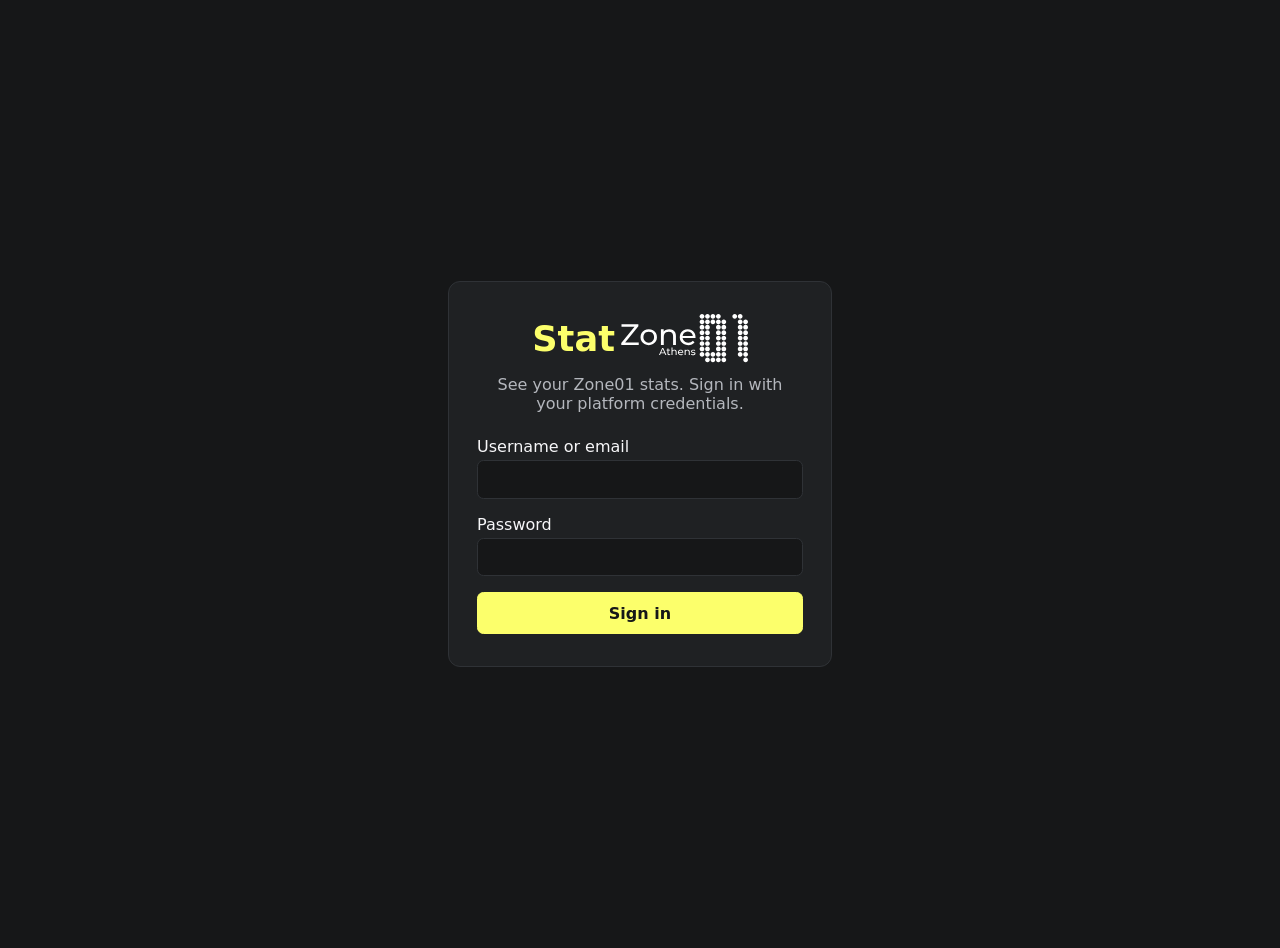
<file: index.html>
<!DOCTYPE html>
<html lang="en">
<head>
  <meta charset="UTF-8">
  <meta name="viewport" content="width=device-width, initial-scale=1">
  <meta name="color-scheme" content="dark">
  <meta name="theme-color" content="#161718">
  <title>StatZone01 | Sign in</title>
    <link rel="icon" href="data:image/svg+xml,%3Csvg xmlns='http://www.w3.org/2000/svg' viewBox='0 0 32 32'%3E%3Crect width='32' height='32' rx='6' fill='%23161718'/%3E%3Ctext x='16' y='22' font-family='sans-serif' font-size='16' font-weight='700' text-anchor='middle' fill='%23fcff6b'%3E01%3C/text%3E%3C/svg%3E">
  <link rel="stylesheet" href="css/style.css">
</head>
<body class="login-page">
  <noscript>
    <p class="noscript">StatZone01 needs JavaScript to sign you in. Please enable it and reload the page.</p>
  </noscript>
  <main class="login-container">
    <div class="login-card">
      <h1 class="brand brand-large">
        <span class="brand-stat">Stat</span><img class="brand-logo" src="assets/zone01-logo.svg" alt="Zone01">
      </h1>
      <p class="login-subtitle">See your Zone01 stats. Sign in with your platform credentials.</p>

      <form id="login-form" class="login-form">
        <div class="form-group">
          <label for="identifier">Username or email</label>
          <input
            type="text"
            id="identifier"
            name="identifier"
            autocomplete="username"
            required
          >
        </div>

        <div class="form-group">
          <label for="password">Password</label>
          <input
            type="password"
            id="password"
            name="password"
            autocomplete="current-password"
            required
          >
        </div>

        <p id="error-message" class="error-message" role="alert" hidden></p>

        <button type="submit" class="login-button">Sign in</button>
      </form>
    </div>
  </main>

  <script type="module" src="js/auth.js"></script>
</body>
</html>
</file>
<file: css/style.css>
/* ===== Design tokens: every color in the app is defined here ===== */
:root {
  color-scheme: dark;

  /* Zone01 brand colors, taken from zone01.gr */
  --brand-yellow: #fcff6b;
  --brand-dark: #161718;
  --brand-light: #f7f7f9;

  --accent: var(--brand-yellow);
  --on-accent: var(--brand-dark);
  --nav-bg: var(--brand-dark);
  --nav-text: var(--brand-light);
  --logo-filter: none;

  --page-bg: var(--brand-dark);
  --surface: #1f2123;
  --text: var(--brand-light);
  --text-muted: #b4b7bd;
  --text-faint: #9a9ea6;
  --border: #2f3236;
  --hairline: #292c2f;
  --grid: #2a2d30;
  --track: #2a2d30;
  --guide: #8a8d93;
  --error: #ff8a96;

  --series-projects: var(--brand-yellow);
  --series-piscines: #8f94ff;
  --series-done: #4fd8a8;
  --series-received: #ff8a70;

  --tooltip-bg: #26292c;
  --tooltip-border: #3d4145;
  --band: rgba(255, 255, 255, 0.06);
  --key-on-bg: var(--accent);
  --key-on-text: var(--on-accent);
}

/* ===== Base ===== */
body {
  font-family: system-ui, sans-serif;
  margin: 0;
  background: var(--page-bg);
  color: var(--text);
}

button {
  font: inherit;
  color: var(--text);
  background: var(--surface);
  border: 1px solid var(--border);
  border-radius: 0.4rem;
  padding: 0.4rem 0.9rem;
  cursor: pointer;
}

button:hover:not(:disabled) {
  border-color: var(--text-faint);
}

:focus-visible {
  outline: 2px solid var(--accent);
  outline-offset: 2px;
}

/* ===== Brand (login page and navbar) ===== */
.brand {
  display: inline-flex;
  align-items: center;
  margin: 0;
  color: var(--nav-text);
  font-size: 1.4rem;
  font-weight: 700;
  line-height: 1;
  text-decoration: none;
}

.brand-logo {
  height: 1.4em;
  width: auto;
  margin-left: 0.15em;
  filter: var(--logo-filter);
}

/* ===== Login page ===== */
.login-page {
  min-height: 100vh;
  display: grid;
  place-items: center;
  padding: 1.5rem 1rem;
}

.login-container {
  width: 100%;
  max-width: 24rem;
}

.login-card {
  background: var(--surface);
  border: 1px solid var(--border);
  border-radius: 0.75rem;
  padding: 2rem 1.75rem;
}

.login-card .brand {
  display: flex;
  justify-content: center;
  color: var(--text);
  font-size: 2.2rem;
}

.login-subtitle {
  margin: 0.75rem 0 1.5rem;
  text-align: center;
  color: var(--text-muted);
}

.form-group {
  margin-bottom: 1rem;
}

.form-group label {
  display: block;
  margin-bottom: 0.25rem;
}

.form-group input {
  width: 100%;
  padding: 0.55rem;
  box-sizing: border-box;
  background: var(--page-bg);
  color: var(--text);
  border: 1px solid var(--border);
  border-radius: 0.4rem;
  font: inherit;
}

.error-message {
  color: var(--error);
}

.login-button,
.logout-button,
.retry-button {
  background: var(--accent);
  border-color: var(--accent);
  color: var(--on-accent);
  font-weight: 600;
}

.login-button:hover:not(:disabled),
.logout-button:hover:not(:disabled),
.retry-button:hover:not(:disabled) {
  border-color: var(--accent);
  filter: brightness(1.08);
}

.login-button {
  width: 100%;
  padding: 0.65rem;
}

.login-button:disabled {
  opacity: 0.6;
  cursor: not-allowed;
}

/* ===== Navbar ===== */
.navbar {
  position: sticky;
  top: 0;
  z-index: 10;
  background: var(--nav-bg);
  border-bottom: 1px solid var(--border);
}

.navbar-inner {
  display: flex;
  justify-content: space-between;
  align-items: center;
  max-width: 1200px;
  margin: 0 auto;
  padding: 0.6rem 1rem;
}

/* ===== Profile page layout ===== */
.page {
  max-width: 1200px;
  margin: 0 auto;
  padding: 1.5rem 1rem 3rem;
}

.status-message,
.stat-note {
  color: var(--text-muted);
}

.status-message {
  text-align: center;
}

.stat-note {
  margin: 1rem 0 0;
  text-align: center;
}

.welcome {
  margin: 0.5rem 0 1.75rem;
  text-align: center;
  font-size: clamp(1.75rem, 4.5vw, 2.75rem);
  line-height: 1.15;
}

.grid {
  display: grid;
  grid-template-columns: minmax(0, 1fr);
  gap: 1rem;
  margin-bottom: 1rem;
}

@media (min-width: 720px) {
  .grid-summary {
    grid-template-columns: repeat(2, minmax(0, 1fr));
  }
}

@media (min-width: 1000px) {
  .grid-charts {
    grid-template-columns: repeat(2, minmax(0, 1fr));
  }
}

/* ===== Cards ===== */
.card {
  margin: 0;
  padding: 1.1rem 1.4rem;
  background: var(--surface);
  border: 1px solid var(--border);
  border-radius: 0.75rem;
}

.card-title {
  margin: 0 0 0.75rem;
  font-size: 1.05rem;
  text-align: center;
}

.card-head {
  position: relative;
  display: flex;
  justify-content: center;
  align-items: center;
  margin-bottom: 0.5rem;
}

.card-head .card-title {
  margin: 0;
}

.card-head .chart-replay {
  position: absolute;
  right: 0;
  top: 50%;
  transform: translateY(-50%);
}

.card-chart {
  margin-top: 1rem;
}

.info-list {
  margin: 0;
}

.info-row {
  display: flex;
  justify-content: space-between;
  gap: 1rem;
  padding: 0.45rem 0;
  border-bottom: 1px solid var(--hairline);
}

.info-row:last-child {
  border-bottom: none;
}

.info-row dt {
  color: var(--text-muted);
}

.info-row dd {
  margin: 0;
  font-weight: 600;
  text-align: right;
}

#user-campus {
  text-transform: capitalize;
}

.stat-stack {
  display: grid;
  gap: 1rem;
  margin: 0;
}

.stat {
  text-align: center;
}

.stat dt {
  color: var(--text-muted);
  font-size: 0.9rem;
}

.stat dd {
  margin: 0.15rem 0 0;
  font-size: 2.2rem;
  font-weight: 700;
  line-height: 1.1;
}

/* ===== Charts: frame, axes, titles, keys and legend ===== */
.chart-card {
  margin: 0;
}

.chart-title {
  display: flex;
  justify-content: space-between;
  align-items: center;
  font-weight: 600;
  margin-bottom: 0.5rem;
}

.chart-replay {
  font-weight: 400;
}

.chart-subtitle {
  margin: 1rem 0 0.25rem;
  font-size: 0.95rem;
  font-weight: 600;
}

.chart-wrap {
  position: relative;
}

.chart-frame {
  display: block;
  width: 100%;
  height: auto;
}

.chart-frame:focus-visible {
  outline: 2px solid var(--accent);
  outline-offset: 2px;
}

.chart-grid {
  stroke: var(--grid);
  stroke-width: 1;
}

.chart-axis-label {
  fill: var(--text-faint);
  font-size: 11px;
}

.chart-toolbar {
  display: flex;
  justify-content: space-between;
  align-items: center;
  flex-wrap: wrap;
  gap: 0.5rem 1rem;
  margin-bottom: 0.5rem;
}

.view-keys {
  display: inline-flex;
  gap: 0.25rem;
}

.view-key[aria-pressed="true"] {
  background: var(--key-on-bg);
  border-color: var(--key-on-bg);
  color: var(--key-on-text);
}

.chart-legend {
  display: flex;
  gap: 1rem;
  font-size: 0.8rem;
  color: var(--text-muted);
}

.chart-legend span {
  display: inline-flex;
  align-items: center;
  gap: 0.3rem;
}

.legend-swatch {
  display: inline-block;
  width: 10px;
  height: 10px;
  border-radius: 2px;
}

.legend-projects {
  background: var(--series-projects);
}

.legend-piscines {
  background: var(--series-piscines);
}

/* ===== XP line chart ===== */
.chart-line {
  fill: none;
  stroke: var(--accent);
  stroke-width: 2;
  stroke-linejoin: round;
  stroke-linecap: round;
}

.chart-dot {
  fill: var(--accent);
  stroke: var(--surface);
  stroke-width: 2;
}

.chart-dot-active {
  fill: var(--accent);
  stroke: var(--surface);
  stroke-width: 2;
}

/* ===== Monthly bars ===== */
.chart-bar-projects {
  fill: var(--series-projects);
}

.chart-bar-piscines {
  fill: var(--series-piscines);
}

.chart-band {
  fill: var(--band);
}

/* ===== Horizontal bars (skills, audits) ===== */
.chart-hbar-label {
  fill: var(--text);
  font-size: 13px;
}

.chart-hbar-value {
  fill: var(--text-muted);
  font-size: 13px;
}

.chart-hbar-track {
  fill: var(--track);
}

.chart-hbar-skill {
  fill: var(--accent);
}

.chart-hbar-done {
  fill: var(--series-done);
}

.chart-hbar-received {
  fill: var(--series-received);
}

/* ===== Hover: guide line, overlay and tooltip ===== */
.chart-hover {
  visibility: hidden;
}

.chart-frame.is-active .chart-hover {
  visibility: visible;
}

.chart-guide {
  stroke: var(--guide);
  stroke-width: 1;
  stroke-dasharray: 3 3;
}

.chart-overlay {
  fill: transparent;
  cursor: crosshair;
  touch-action: pan-y;
}

.chart-tooltip {
  position: absolute;
  top: 0;
  left: 0;
  width: max-content;
  max-width: 14rem;
  padding: 0.4rem 0.6rem;
  background: var(--tooltip-bg);
  color: var(--text);
  border: 1px solid var(--tooltip-border);
  border-radius: 0.5rem;
  font-size: 0.8rem;
  line-height: 1.4;
  pointer-events: none;
  opacity: 0;
  transition: opacity 0.1s;
  z-index: 1;
}

.chart-tooltip.is-visible {
  opacity: 1;
}

.chart-tooltip-date {
  color: var(--text-muted);
}

.chart-tooltip-title {
  font-weight: 600;
  overflow-wrap: anywhere;
}

.chart-tooltip-row {
  display: flex;
  align-items: center;
  gap: 0.4rem;
}

.chart-tooltip-row .legend-swatch {
  flex: none;
}

/* ===== Animations (the JS adds "is-animating", then "is-playing") ===== */
.chart-frame.is-animating .chart-line {
  stroke-linecap: butt;
  stroke-dasharray: var(--length);
  stroke-dashoffset: var(--length);
  animation: chart-draw var(--duration) linear forwards paused;
}

.chart-frame.is-animating .chart-dot {
  opacity: 0;
  animation: chart-dot-in 0.25s ease-out forwards paused;
  animation-delay: var(--delay);
}

.chart-frame.is-animating .chart-bar-group {
  transform-box: fill-box;
  transform-origin: 50% 100%;
  animation: chart-bar-rise 0.6s ease-out both paused;
  animation-delay: calc(var(--i) * 60ms);
}

.chart-frame.is-animating .chart-hbar {
  transform-box: fill-box;
  transform-origin: 0 50%;
  animation: chart-hbar-grow 0.6s ease-out both paused;
  animation-delay: calc(var(--i) * 80ms);
}

.chart-frame.is-playing .chart-line,
.chart-frame.is-playing .chart-dot,
.chart-frame.is-playing .chart-bar-group,
.chart-frame.is-playing .chart-hbar {
  animation-play-state: running;
}

@keyframes chart-draw {
  to {
    stroke-dashoffset: 0;
  }
}

@keyframes chart-dot-in {
  to {
    opacity: 1;
  }
}

@keyframes chart-bar-rise {
  from {
    transform: scaleY(0);
  }
  to {
    transform: scaleY(1);
  }
}

@keyframes chart-hbar-grow {
  from {
    transform: scaleX(0);
  }
  to {
    transform: scaleX(1);
  }
}

@media (prefers-reduced-motion: reduce) {
  .chart-frame.is-animating .chart-line,
  .chart-frame.is-animating .chart-dot,
  .chart-frame.is-animating .chart-bar-group,
  .chart-frame.is-animating .chart-hbar {
    animation: none;
    opacity: 1;
    transform: none;
    stroke-dasharray: none;
    stroke-dashoffset: 0;
  }

  .chart-replay {
    display: none;
  }
}


.brand-stat {
  color: var(--accent);
}

/* ===== States, skip link and accessibility ===== */
.status-message.is-loading::before {
  content: "";
  display: inline-block;
  width: 0.9em;
  height: 0.9em;
  margin-right: 0.5em;
  vertical-align: -0.1em;
  border: 2px solid var(--border);
  border-top-color: var(--accent);
  border-radius: 50%;
  animation: spin 0.8s linear infinite;
}

@keyframes spin {
  to {
    transform: rotate(360deg);
  }
}

.load-error {
  padding: 1.5rem 0;
  text-align: center;
}

.load-error p {
  margin: 0 0 1rem;
  color: var(--error);
}

.chart-toolbar[hidden] {
  display: none;
}

.noscript {
  margin: 0;
  padding: 1rem;
  text-align: center;
  background: var(--surface);
  color: var(--text);
}

.skip-link {
  position: absolute;
  top: -3rem;
  left: 0.5rem;
  z-index: 20;
  padding: 0.5rem 0.9rem;
  background: var(--accent);
  color: var(--on-accent);
  font-weight: 600;
  border-radius: 0.4rem;
}

.skip-link:focus {
  top: 0.5rem;
}

.page:focus {
  outline: none;
}

@media (prefers-reduced-motion: reduce) {
  .status-message.is-loading::before {
    animation: none;
  }
}

/* ===== 404 page and link-styled buttons ===== */
.button-link {
  display: inline-block;
  padding: 0.6rem 1.2rem;
  background: var(--accent);
  border: 1px solid var(--accent);
  border-radius: 0.4rem;
  color: var(--on-accent);
  font-weight: 600;
  text-decoration: none;
}

.button-link:hover {
  filter: brightness(1.08);
}

.not-found {
  text-align: center;
}

.not-found-code {
  margin: 1rem 0 0;
  color: var(--accent);
  font-size: 4rem;
  font-weight: 700;
  line-height: 1;
}

.not-found-title {
  margin: 0.25rem 0 0;
  font-size: 1.3rem;
}
</file>
